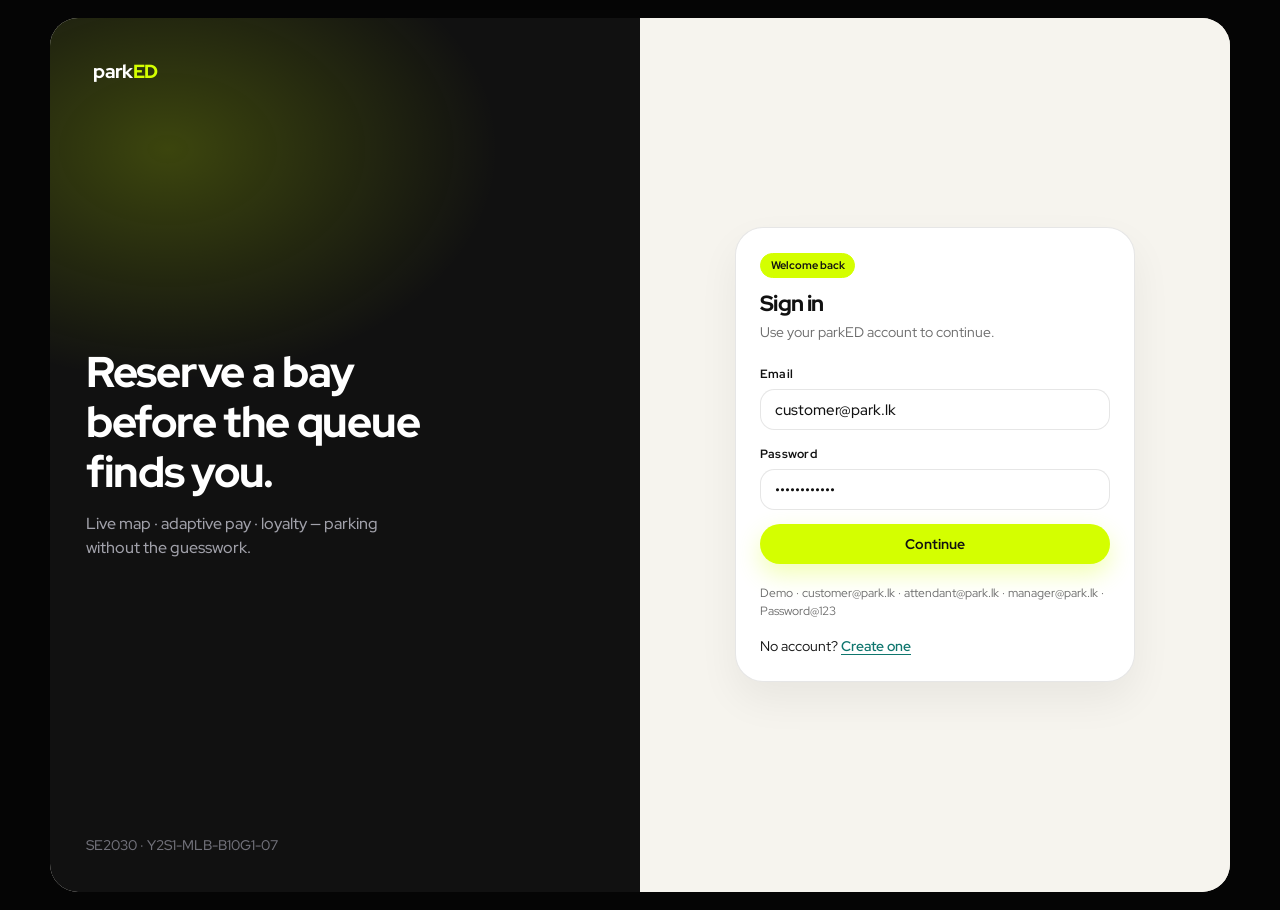
<file: src/main/webapp/login.html>
<!doctype html>
<html lang="en">
  <head>
    <meta charset="UTF-8" />
    <meta name="viewport" content="width=device-width, initial-scale=1" />
    <title>Sign in @ parkED</title>
    <link rel="stylesheet" href="css/app.css?v=9" />
    <script src="js/loader.js?v=9"></script>
  </head>
  <body>
    <div class="auth-page">
      <aside class="auth-aside" data-reveal>
        <div class="brand" style="color: #fff">
          park<em style="color: #d4ff00">ED</em>
        </div>
        <div>
          <h1>Reserve a bay before the queue finds you.</h1>
          <p>
            Live map · adaptive pay · loyalty — parking without the guesswork.
          </p>
        </div>
        <p class="text-sm" style="color: #71717a">SE2030 · Y2S1-MLB-B10G1-07</p>
      </aside>

      <main class="auth-main">
        <div class="auth-box" data-reveal>
          <div class="badge badge-ok" style="margin-bottom: 0.85rem">
            Welcome back
          </div>
          <h2>Sign in</h2>
          <p class="sub text-muted text-sm">
            Use your parkED account to continue.
          </p>
          <div id="msg" hidden></div>

          <div class="field">
            <label for="email">Email</label>
            <input
              id="email"
              type="email"
              value="customer@park.lk"
              autocomplete="username"
            />
          </div>
          <div class="field">
            <label for="password">Password</label>
            <input
              id="password"
              type="password"
              value="Password@123"
              autocomplete="current-password"
            />
          </div>

          <button class="btn btn-accent btn-block" id="btnLogin">
            Continue
          </button>

          <p class="text-xs" style="margin-top: 1.25rem">
            Demo · customer@park.lk · attendant@park.lk · manager@park.lk ·
            Password@123
          </p>
          <p class="text-sm" style="margin-top: 1rem">
            No account? <a class="link" href="register.html">Create one</a>
          </p>
        </div>
      </main>
    </div>

    <script src="js/api.js?v=11"></script>
    <script>
      qs("#btnLogin").onclick = async () => {
        try {
          const u = await API.post("/api/auth/login", {
            email: qs("#email").value,
            password: qs("#password").value,
          });
          const routes = {
            CUSTOMER: "customer.html",
            ATTENDANT: "attendant.html",
            MANAGER: "manager.html",
            ADMIN: "manager.html",
          };
          window.location.href = routes[u.role] || "customer.html";
        } catch (e) {
          showMsg(qs("#msg"), e.message, false);
        }
      };
    </script>
  </body>
</html>
</file>
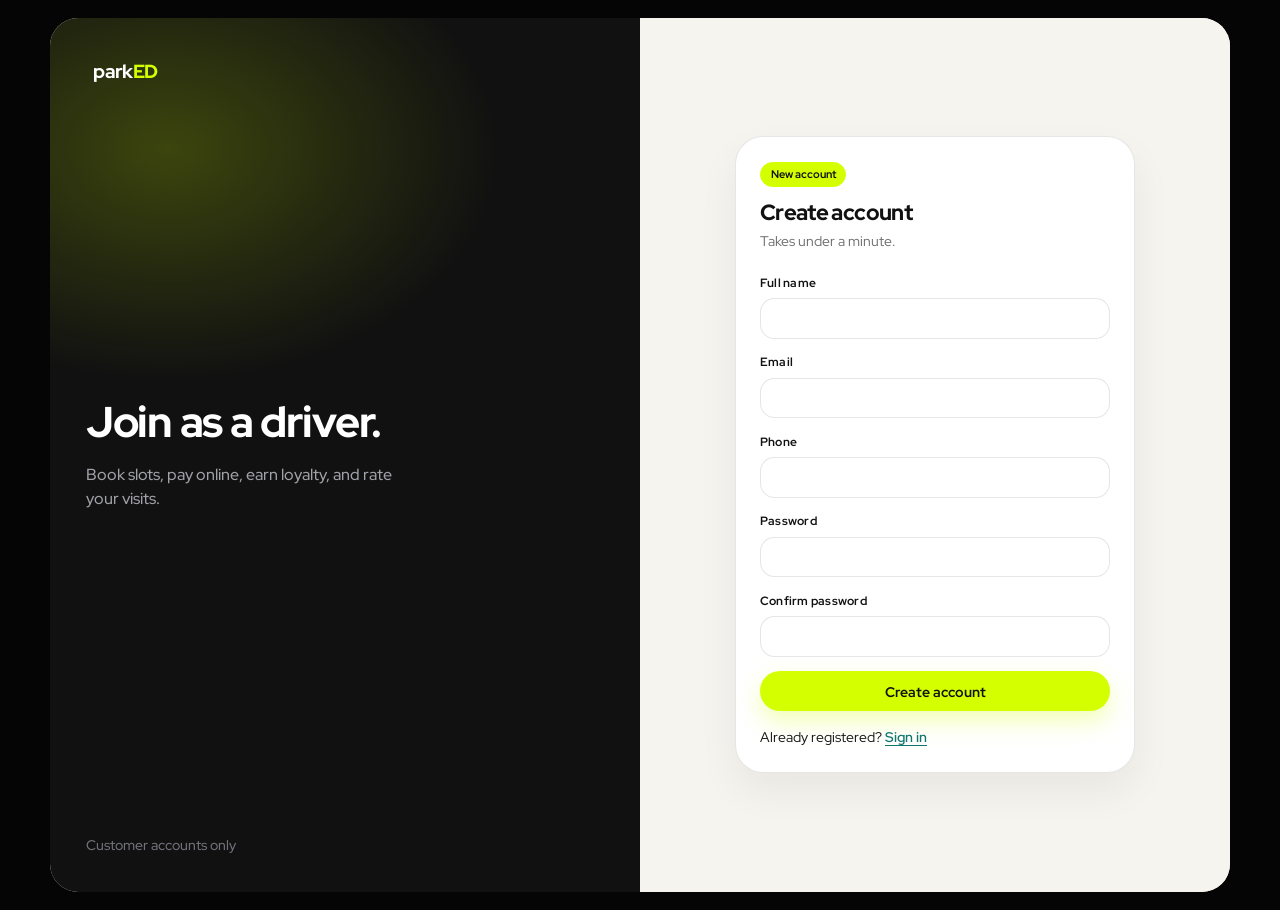
<file: src/main/webapp/register.html>
<!doctype html>
<html lang="en">
  <head>
    <meta charset="UTF-8" />
    <meta name="viewport" content="width=device-width, initial-scale=1" />
    <title>Register @ parkED</title>
    <link rel="stylesheet" href="css/app.css?v=9" />
    <script src="js/loader.js?v=9"></script>
  </head>
  <body>
    <div class="auth-page">
      <aside class="auth-aside" data-reveal>
        <div class="brand" style="color: #fff">
          park<em style="color: #d4ff00">ED</em>
        </div>
        <div>
          <h1>Join as a driver.</h1>
          <p>Book slots, pay online, earn loyalty, and rate your visits.</p>
        </div>
        <p class="text-sm" style="color: #71717a">Customer accounts only</p>
      </aside>

      <main class="auth-main">
        <div class="auth-box" data-reveal>
          <div class="badge badge-ok" style="margin-bottom: 0.85rem">
            New account
          </div>
          <h2>Create account</h2>
          <p class="sub text-muted text-sm">Takes under a minute.</p>
          <div id="msg" hidden></div>

          <div class="field">
            <label for="fullName">Full name</label>
            <input id="fullName" />
          </div>
          <div class="field">
            <label for="email">Email</label>
            <input id="email" type="email" />
          </div>
          <div class="field">
            <label for="phone">Phone</label>
            <input id="phone" />
          </div>
          <div class="field">
            <label for="password">Password</label>
            <input id="password" type="password" />
          </div>
          <div class="field">
            <label for="confirm">Confirm password</label>
            <input id="confirm" type="password" />
          </div>

          <button class="btn btn-accent btn-block" id="btnReg">
            Create account
          </button>
          <p class="text-sm" style="margin-top: 1rem">
            Already registered? <a class="link" href="login.html">Sign in</a>
          </p>
        </div>
      </main>
    </div>

    <script src="js/api.js?v=11"></script>
    <script>
      qs("#btnReg").onclick = async () => {
        try {
          await API.post("/api/auth/register", {
            fullName: qs("#fullName").value,
            email: qs("#email").value,
            phone: qs("#phone").value,
            password: qs("#password").value,
            confirmPassword: qs("#confirm").value,
          });
          showMsg(qs("#msg"), "Account created — you can sign in now.", true);
          setTimeout(() => (window.location.href = "login.html"), 900);
        } catch (e) {
          showMsg(qs("#msg"), e.message, false);
        }
      };
    </script>
  </body>
</html>
</file>
<file: src/main/webapp/css/app.css>
@import url("https://fonts.googleapis.com/css2?family=Red+Hat+Display:wght@400;500;600;700;800&display=swap");

:root {
  /* Change a colour here and every button that uses it updates. */
  --bg: #050505;          /* black edge around every portal page */
  --shell: #eceae4;       /* cream background of customer, manager, attendant */
  --shell-2: #f6f4ee;     /* lighter cream behind login and register cards */
  --card: #ffffff;        /* white cards inside a portal */
  --card-dark: #171717;   /* dark cards (ratings, revenue highlight) */
  --ink: #111111;         /* main text and black buttons (Sign out) */
  --muted: #6b6b6b;       /* grey helper text */
  --border: rgba(17, 17, 17, 0.1); /* card and input borders */
  --lime: #d4ff00;        /* lime buttons: Continue, Create, Book, Save, Pay */
  --green: #22c55e;       /* success green, available legend dot */
  --red: #ef4444;         /* Delete confirm and reserved legend dot */
  --orange: #f97316;      /* warning buttons and occupied legend dot */
  --slate: #94a3b8;       /* maintenance legend dot */
  --radius: 1.25rem;
  --radius-xl: 1.75rem;
  --radius-pill: 999px;
  --shadow: 0 18px 40px rgba(0, 0, 0, 0.06);
  --font: "Red Hat Display", system-ui, sans-serif;

  --background: var(--shell-2);
  --foreground: var(--ink);
  --muted-foreground: var(--muted);
  --primary: var(--ink);
  --primary-foreground: #fff;
  --secondary: #e8e6e0;
  --secondary-foreground: var(--ink);
  --accent: var(--lime);
  --accent-foreground: #111;
  --destructive: var(--red);
  --success: var(--green);
  --warning: var(--orange);
  --font-sans: var(--font);
  --font-display: var(--font);
}

* { box-sizing: border-box; margin: 0; padding: 0; }
html { scroll-behavior: smooth; }

/* Black page behind the cream portal shell. */
body {
  font-family: var(--font);
  background: var(--bg);
  color: var(--ink);
  min-height: 100vh;
  line-height: 1.5;
  -webkit-font-smoothing: antialiased;
  overflow-x: hidden;
  padding: clamp(0.65rem, 1.8vw, 1.1rem);
}

body::before,
body::after { display: none !important; }

a { color: inherit; text-decoration: none; }
/* Teal text links inside a portal. */
a.link { color: #0f766e; text-decoration: underline; text-underline-offset: 3px; font-weight: 600; }

h1, h2, h3, .display {
  font-family: var(--font);
  font-weight: 700;
  letter-spacing: -0.03em;
  line-height: 1.15;
}
h1 { font-size: clamp(1.8rem, 4vw, 2.4rem); }
h2 { font-size: 1.35rem; }
h3 { font-size: 1.05rem; }

/* Grey helper text. */
.text-muted { color: var(--muted); }
.text-sm { font-size: 0.875rem; }
.text-xs { font-size: 0.75rem; color: var(--muted); }
.muted { color: var(--muted); }

/* Portal pages: larger type */
.shell,
.staff-shell {
  font-size: 1.2rem;
}
.shell h2,
.staff-shell h2,
.shell .card-title,
.staff-shell .card-title {
  font-size: 1.85rem;
}
.shell h3,
.staff-shell h3 {
  font-size: 1.35rem;
}
.shell .text-sm,
.staff-shell .text-sm {
  font-size: 1.1rem;
}
.shell .text-xs,
.staff-shell .text-xs {
  font-size: 1rem;
}
.shell label,
.staff-shell label {
  font-size: 1.05rem;
  margin-bottom: 0.45rem;
}
.shell input,
.shell select,
.shell textarea,
.staff-shell input,
.staff-shell select,
.staff-shell textarea {
  height: 3.15rem;
  font-size: 1.15rem;
  padding: 0 1rem;
}
.shell textarea,
.staff-shell textarea {
  height: auto;
  min-height: 120px;
  padding: 0.9rem 1rem;
}
.shell .btn,
.staff-shell .btn {
  height: 3.1rem;
  font-size: 1.1rem;
  padding: 0 1.25rem;
}
.shell .btn-sm,
.staff-shell .btn-sm {
  height: 2.55rem;
  font-size: 1rem;
  padding: 0 1rem;
}
.shell .side-nav a,
.staff-shell .side-nav a {
  font-size: 1.15rem;
  padding: 0.75rem 0.95rem;
}
.shell .brand,
.staff-shell .brand {
  font-size: 1.55rem;
}
.shell table,
.staff-shell table {
  font-size: 1.1rem;
}
.shell th,
.staff-shell th {
  font-size: 0.95rem;
  padding: 0.85rem 0.7rem;
}
.shell td,
.staff-shell td {
  padding: 0.85rem 0.7rem;
}
.shell .badge,
.staff-shell .badge {
  font-size: 0.95rem;
  padding: 0.3rem 0.75rem;
}
.shell .msg,
.staff-shell .msg,
.shell .alert,
.staff-shell .alert {
  font-size: 1.1rem;
  padding: 1rem 1.1rem;
}
.shell .field,
.staff-shell .field {
  margin-bottom: 1.1rem;
}
/* Date, hour, minute, and AM/PM row on the booking form. */
.time-pick {
  display: grid;
  grid-template-columns: minmax(0, 1.45fr) 0.72fr 0.72fr 0.9fr;
  gap: 0.45rem;
}
/* Past hours and minutes in that booking row. Grey, not selectable. */
.time-pick select option:disabled {
  color: #b5b5b5;
}
/* Number box that has a negative or blocked value. Greyed out. */
.shell input[type="number"]:out-of-range,
.shell input.num-blocked,
.staff-shell input[type="number"]:out-of-range,
.staff-shell input.num-blocked,
.ui-dialog input.num-blocked,
.ui-dialog input[type="number"]:out-of-range {
  background: #e6e4de;
  color: #8d8d8d;
  border-color: #c8c4bc;
}

/* Dark overlay behind a confirm or form dialog. */
.ui-dialog-back {
  position: fixed;
  inset: 0;
  z-index: 80;
  display: flex;
  align-items: center;
  justify-content: center;
  padding: 1.25rem;
  background: rgba(5, 5, 5, 0.55);
}
/* White dialog card: Delete slot, Edit multiplier, reschedule, reviews. */
.ui-dialog {
  width: min(460px, 100%);
  background: #fff;
  color: #111;
  border-radius: 1.5rem;
  padding: 1.45rem 1.4rem 1.2rem;
  box-shadow: 0 24px 60px rgba(0, 0, 0, 0.28);
  font-size: 1.15rem;
}
.ui-dialog h3 {
  font-size: 1.45rem;
  font-weight: 800;
  margin-bottom: 0.35rem;
}
/* Grey sentence inside that dialog. */
.ui-dialog > p {
  color: #6b6b6b;
  margin-bottom: 1rem;
  font-weight: 500;
}
.ui-dialog label { font-size: 0.95rem; }
.ui-dialog input,
.ui-dialog textarea,
.ui-dialog select {
  font-size: 1.05rem;
  height: 2.85rem;
}
.ui-dialog textarea { height: auto; min-height: 6.5rem; }
/* Red error line inside a dialog. */
.ui-dialog-err {
  background: #fef2f2;
  border: 1px solid #fecaca;
  color: #991b1b;
  border-radius: 0.9rem;
  padding: 0.7rem 0.85rem;
  font-size: 0.95rem;
  font-weight: 600;
  margin-bottom: 0.85rem;
}
/* Cancel and confirm buttons at the bottom of a dialog. */
.ui-dialog-actions {
  display: flex;
  justify-content: flex-end;
  gap: 0.65rem;
  margin-top: 0.35rem;
}
.ui-dialog-actions .btn { height: 2.7rem; font-size: 1rem; padding: 0 1.2rem; }

/* —— Loader —— */
/* Hide the page until the splash finishes. */
html.pf-loading body > *:not(#pf-loader) { visibility: hidden; }

/* Full-screen black splash while a page loads. */
#pf-loader {
  position: fixed;
  inset: 0;
  z-index: 9999;
  display: flex;
  align-items: center;
  justify-content: center;
  background: #050505;
  color: #fafafa;
  transition: opacity 0.65s ease, visibility 0.65s ease;
}
#pf-loader.pf-loader-out {
  opacity: 0;
  visibility: hidden;
  pointer-events: none;
}
.pf-loader-inner { text-align: center; animation: loader-rise 0.75s ease both; }
.pf-loader-brand {
  font-family: var(--font);
  font-size: clamp(2.2rem, 5vw, 3rem);
  font-weight: 800;
  letter-spacing: -0.04em;
}
/* Lime "ED" in the splash wordmark. */
.pf-loader-brand em {
  font-style: normal;
  color: var(--lime);
}
.pf-loader-bar {
  width: 150px;
  height: 3px;
  margin: 1.4rem auto 0.9rem;
  background: rgba(255,255,255,0.12);
  border-radius: var(--radius-pill);
  overflow: hidden;
}
/* Lime bar that sweeps across the splash. */
.pf-loader-bar span {
  display: block;
  height: 100%;
  width: 42%;
  background: linear-gradient(90deg, transparent, var(--lime), #fff, var(--lime), transparent);
  animation: loader-scan 1.05s ease-in-out infinite;
}
.pf-loader-hint {
  font-size: 0.72rem;
  letter-spacing: 0.18em;
  text-transform: uppercase;
  color: #a1a1aa;
  font-weight: 600;
}
@keyframes loader-rise {
  from { opacity: 0; transform: translateY(14px); }
  to { opacity: 1; transform: none; }
}
@keyframes loader-scan {
  0% { transform: translateX(-130%); }
  100% { transform: translateX(320%); }
}

[data-reveal] {
  opacity: 0;
  transform: translateY(16px);
  transition: opacity 0.65s cubic-bezier(0.22, 1, 0.36, 1), transform 0.65s cubic-bezier(0.22, 1, 0.36, 1);
  transition-delay: var(--reveal-delay, 0ms);
}
[data-reveal].is-revealed,
html.pf-ready [data-reveal] {
  opacity: 1;
  transform: none;
}

/* —— App frame —— */
.shell,
.staff-shell {
  max-width: min(1680px, 100%);
  width: 100%;
}

.auth-page {
  max-width: 1180px;
}

/* Customer portal: sidebar on the left, page on the right. */
.shell {
  display: grid;
  grid-template-columns: 240px 1fr;
  min-height: calc(100vh - 1.6rem);
  background: var(--shell);
  border-radius: var(--radius-xl);
  overflow: hidden;
  margin: 0 auto;
}
@media (max-width: 900px) {
  .shell { grid-template-columns: 1fr; }
  .side-nav { display: flex; flex-wrap: wrap; gap: 0.35rem; }
  .side-nav a {
    flex: 0 0 auto;
    width: auto;
    border-radius: var(--radius-pill);
    padding: 0.45rem 0.85rem;
  }
}

/* Left sidebar on the customer portal. */
.sidebar {
  background: rgba(255,255,255,0.55);
  border-right: 1px solid var(--border);
  padding: 1.25rem 1rem;
  display: flex;
  flex-direction: column;
  gap: 1.4rem;
}

/* parkED name at the top of the customer sidebar. */
.brand {
  font-weight: 800;
  font-size: 1.2rem;
  letter-spacing: -0.03em;
  padding: 0.2rem 0.45rem;
}
/* Teal "ED" in that sidebar name. */
.brand em {
  font-style: normal;
  color: #0f766e;
}

.side-nav {
  display: flex;
  flex-direction: column;
  gap: 0.25rem;
  flex: 1;
}
/* Sidebar links: Book, Map, Pay, Loyalty, and the rest. Grey until selected. */
.side-nav a,
.side-nav button.nav-item {
  display: flex;
  align-items: center;
  gap: 0.55rem;
  padding: 0.65rem 0.85rem;
  border-radius: 0.9rem;
  border: 0;
  background: transparent;
  color: var(--muted);
  font: inherit;
  font-size: 0.92rem;
  font-weight: 600;
  cursor: pointer;
  text-align: left;
  width: 100%;
  transition: 0.18s ease;
}
.side-nav a:hover,
.side-nav button.nav-item:hover {
  background: #fff;
  color: var(--ink);
}
/* Black pill — the sidebar link that is selected. */
.side-nav a.active,
.side-nav button.nav-item.active {
  background: var(--ink);
  color: #fff;
}

/* Sign out row at the bottom of the sidebar. */
.side-foot {
  border-top: 1px solid var(--border);
  padding-top: 1rem;
  display: flex;
  flex-direction: column;
  gap: 0.55rem;
}

.main {
  padding: 1.4rem 1.4rem 2.5rem;
  max-width: none;
  width: 100%;
}

/* One cream shell so topbar + content share the same width */
.staff-shell {
  display: flex;
  flex-direction: column;
  min-height: calc(100vh - 1.6rem);
  margin: 0 auto;
  background: var(--shell);
  border-radius: var(--radius-xl);
  overflow: hidden;
  width: 100%;
}

/* Manager and attendant top bar: name on the left, Sign out on the right. */
.staff-shell .top-simple {
  display: flex;
  align-items: center;
  justify-content: space-between;
  gap: 1rem;
  flex-shrink: 0;
  width: 100%;
  max-width: none;
  margin: 0;
  padding: 1rem 1.4rem;
  background: rgba(255,255,255,0.55);
  border-bottom: 1px solid var(--border);
  border-radius: 0;
}

.staff-shell .staff-main {
  flex: 1;
  width: 100%;
  max-width: none;
  padding: 1.4rem 1.4rem 2.5rem;
  box-sizing: border-box;
}

/* Attendant check-in card, centred on the page. */
.staff-main.gate {
  display: flex;
  justify-content: center;
  align-items: flex-start;
}
.staff-main.gate > .card {
  width: min(520px, 100%);
}

/* Cream page used by a few standalone screens. */
.wrap {
  margin: 0 auto;
  padding: 1.25rem 1.25rem 2.5rem;
  background: var(--shell);
  border-radius: var(--radius-xl);
  min-height: calc(100vh - 1.6rem);
  max-width: 1280px;
}

/* —— Buttons —— */
/* Pick the class on the button in the HTML, then change background/color below. */
.btn {
  display: inline-flex;
  align-items: center;
  justify-content: center;
  gap: 0.4rem;
  height: 2.5rem;
  padding: 0 1.1rem;
  border-radius: var(--radius-pill);
  border: 1px solid transparent;
  font: inherit;
  font-size: 0.9rem;
  font-weight: 700;
  cursor: pointer;
  transition: transform 0.15s, box-shadow 0.2s, background 0.2s, opacity 0.2s;
  white-space: nowrap;
}
.btn:active { transform: scale(0.98); }
.btn:disabled { opacity: 0.5; cursor: not-allowed; }
.btn:hover { box-shadow: 0 10px 24px rgba(0,0,0,0.08); }

/* Black buttons (Sign out, primary actions) */
.btn-primary {
  background: var(--ink);
  color: #fff;
}
.btn-primary:hover { background: #222; }

/* Lime buttons: Continue, Create slot, Book, Save, Generate report */
.btn-accent,
.btn.accent {
  background: var(--lime);
  color: #111;
  box-shadow: 0 10px 24px rgba(212, 255, 0, 0.3);
}
.btn-accent:hover { filter: brightness(0.98); }

/* White buttons with a border (Add floor, Update slot) */
.btn-secondary,
.btn.secondary {
  background: #fff;
  color: var(--ink);
  border-color: var(--border);
}
/* Outline buttons (Delete, Edit, Refresh, Cancel) */
.btn-outline {
  background: transparent;
  border-color: var(--border);
  color: var(--ink);
}
.btn-outline:hover { background: #fff; }
/* Ghost text buttons: small links that are not filled. */
.btn-ghost,
.btn.linkish,
button.linkish {
  background: transparent;
  border: 0;
  color: var(--muted);
  height: auto;
  padding: 0.35rem 0.55rem;
  font: inherit;
  font-weight: 600;
  cursor: pointer;
  border-radius: var(--radius-pill);
}
.btn-ghost:hover,
button.linkish:hover { color: var(--ink); background: #fff; }
/* Red confirm button inside the delete dialog */
.btn-destructive,
.btn.danger { background: var(--red); color: #fff; }
/* Orange warning button */
.btn-warn,
.btn.warn { background: var(--orange); color: #fff; }
.btn-block { width: 100%; }
.btn-sm { height: 2.1rem; padding: 0 0.85rem; font-size: 0.8rem; }

/* —— Cards —— */
/* White card that holds a form or a table. */
.card,
.panel {
  background: var(--card);
  color: var(--ink);
  border: 1px solid var(--border);
  border-radius: var(--radius-xl);
  box-shadow: var(--shadow);
  padding: 1.25rem 1.3rem;
  margin-bottom: 1rem;
}
/* Dark card: ratings and the highlighted revenue number. */
.card.dark,
.panel.dark {
  background: var(--card-dark);
  color: #f5f5f5;
  border-color: transparent;
}
.card-header {
  margin-bottom: 1rem;
  padding-bottom: 0.85rem;
  border-bottom: 1px solid var(--border);
}
.card.dark .card-header { border-bottom-color: rgba(255,255,255,0.08); }
.card-header p { margin-top: 0.35rem; }
.card-title { font-size: 1.15rem; font-weight: 800; }

.page-title { margin-bottom: 1.25rem; }
.page-title p { margin-top: 0.35rem; }

/* —— Forms —— */
/* One labelled input on a portal form. */
.field { margin-bottom: 0.9rem; }
label {
  display: block;
  font-size: 0.78rem;
  font-weight: 700;
  color: var(--ink);
  margin-bottom: 0.35rem;
  letter-spacing: 0.02em;
}
/* Text boxes, dropdowns, and text areas on portal forms. */
input, select, textarea {
  width: 100%;
  height: 2.55rem;
  padding: 0 0.9rem;
  border-radius: 0.9rem;
  border: 1px solid var(--border);
  background: #fff;
  color: var(--ink);
  font: inherit;
  font-size: 0.92rem;
  font-weight: 500;
  outline: none;
  transition: border-color 0.15s, box-shadow 0.15s;
}
textarea {
  height: auto;
  min-height: 96px;
  padding: 0.75rem 0.9rem;
  resize: vertical;
}
/* Lime ring around the input you are typing in. */
input:focus, select:focus, textarea:focus {
  border-color: #111;
  box-shadow: 0 0 0 3px rgba(212, 255, 0, 0.35);
}

/* —— Alerts / badges —— */
/* Message strip under a form. */
.msg, .alert {
  padding: 0.8rem 0.95rem;
  border-radius: 0.9rem;
  font-size: 0.875rem;
  font-weight: 600;
  margin-bottom: 0.9rem;
  border: 1px solid transparent;
}
/* Red error strip, including the login server-error line. */
.msg.err, .alert-destructive {
  background: #fef2f2;
  border-color: #fecaca;
  color: #991b1b;
}
/* Green success strip. */
.msg.ok, .alert-success {
  background: #ecfdf5;
  border-color: #a7f3d0;
  color: #065f46;
}

.badge {
  display: inline-flex;
  align-items: center;
  border-radius: var(--radius-pill);
  padding: 0.2rem 0.6rem;
  font-size: 0.7rem;
  font-weight: 700;
  border: 1px solid var(--border);
  background: #fff;
  color: var(--ink);
}
.badge-ok { background: #d4ff00; border-color: #d4ff00; }          /* lime pill: signed-in role, open status */
.badge-warn { background: #ffedd5; border-color: #fed7aa; color: #9a3412; } /* orange pill: warning status */
.badge-danger { background: #fee2e2; border-color: #fecaca; color: #991b1b; } /* red pill: failed or closed status */
.badge-muted { background: #e8e6e0; color: var(--muted); }       /* grey pill */

/* —— Table —— */
.table-wrap { overflow-x: auto; }
table { width: 100%; border-collapse: collapse; font-size: 0.875rem; }
th {
  text-align: left;
  font-weight: 700;
  color: var(--muted);
  font-size: 0.72rem;
  text-transform: uppercase;
  letter-spacing: 0.06em;
  padding: 0.7rem 0.5rem;
  border-bottom: 1px solid var(--border);
}
td {
  padding: 0.8rem 0.5rem;
  border-bottom: 1px solid var(--border);
  vertical-align: middle;
  font-weight: 500;
}
tr:last-child td { border-bottom: 0; }

.grid-2 {
  display: grid;
  grid-template-columns: 1.15fr 0.85fr;
  gap: 1rem;
}
@media (max-width: 800px) { .grid-2 { grid-template-columns: 1fr; } }

/* Customer inquiries — full-width layout + thread */
.inq-page {
  width: 100%;
  max-width: none;
}
.inq-table-wrap {
  margin-bottom: 1.25rem;
}
.inq-split {
  display: grid;
  grid-template-columns: minmax(260px, 340px) 1fr;
  gap: 1.25rem;
  align-items: stretch;
}
@media (max-width: 900px) {
  .inq-split { grid-template-columns: 1fr; }
}
.inq-panel {
  background: #faf9f6;
  border: 1px solid var(--border);
  border-radius: 1rem;
  padding: 1.1rem 1.15rem;
}
.inq-panel-title {
  margin: 0 0 0.85rem;
  font-size: 1rem;
  font-weight: 700;
}
.inq-thread-panel {
  min-height: 280px;
  display: flex;
  flex-direction: column;
}
.inq-thread {
  flex: 1;
  display: flex;
  flex-direction: column;
  gap: 0.75rem;
  max-height: min(420px, 50vh);
  overflow-y: auto;
  padding: 0.25rem 0;
}
.inq-msg {
  max-width: 92%;
  padding: 0.65rem 0.85rem;
  border-radius: 0.85rem;
  font-size: 0.9rem;
  line-height: 1.45;
}
/* Your own message in an inquiry thread. Black bubble. */
.inq-msg.you {
  align-self: flex-end;
  background: #1a1a1a;
  color: #fff;
}
/* Staff reply in an inquiry thread. White bubble. */
.inq-msg.staff {
  align-self: flex-start;
  background: #fff;
  border: 1px solid var(--border);
}
.inq-msg-meta {
  display: block;
  font-size: 0.72rem;
  opacity: 0.75;
  margin-bottom: 0.25rem;
  font-weight: 600;
}
/* Row of the inquiry you have open. Light green. */
tr.inq-row-active td {
  background: #f0fde0;
}
.stack { display: flex; flex-direction: column; gap: 0.75rem; }
.row { display: flex; gap: 0.6rem; flex-wrap: wrap; align-items: center; }
.spacer { flex: 1; }

/* —— Slot map (customer) —— */
/* Small colour key above an older slot grid. */
.legend {
  display: flex;
  gap: 0.85rem;
  flex-wrap: wrap;
  margin: 0.75rem 0 1rem;
  font-size: 0.8rem;
  color: var(--muted);
  font-weight: 600;
}
.legend i {
  display: inline-block;
  width: 10px;
  height: 10px;
  border-radius: 999px;
  margin-right: 0.3rem;
  vertical-align: middle;
}
.legend .a { background: var(--green); } /* available dot */
.legend .r { background: var(--red); }    /* reserved dot */
.legend .o { background: var(--orange); } /* occupied dot */
.legend .m { background: var(--slate); }  /* maintenance dot */

.floor-block { margin-bottom: 1.25rem; }
.floor-block h3 {
  font-size: 0.72rem;
  text-transform: uppercase;
  letter-spacing: 0.08em;
  color: var(--muted);
  margin-bottom: 0.55rem;
  font-weight: 700;
}

.slot-grid {
  display: grid;
  grid-template-columns: repeat(3, minmax(0, 1fr));
  gap: 0.55rem;
}
.slot {
  border-radius: 1rem;
  padding: 0.85rem 0.5rem;
  text-align: center;
  cursor: pointer;
  border: 0;
  font-size: 0.8rem;
  font-weight: 700;
  transition: transform 0.2s, box-shadow 0.2s;
}
.slot strong { display: block; font-size: 0.95rem; margin-bottom: 0.15rem; }
.slot:hover { transform: translateY(-2px); box-shadow: 0 12px 24px rgba(0,0,0,0.08); }
.slot.selected { outline: 3px solid var(--lime); outline-offset: 2px; } /* lime outline on the bay you picked */
.slot-available { background: linear-gradient(165deg, #d9f99d, #bbf7d0); color: #14532d; } /* available bay */
.slot-reserved { background: linear-gradient(165deg, #fecaca, #fda4af); color: #7f1d1d; } /* reserved bay */
.slot-occupied { background: linear-gradient(165deg, #fed7aa, #fdba74); color: #7c2d12; } /* occupied bay */
.slot-maintenance { background: linear-gradient(165deg, #e2e8f0, #cbd5e1); color: #334155; cursor: not-allowed; } /* maintenance bay */

/* Result panels — replace console/JSON dumps */
/* Quote, receipt, and report box under a form. */
.result-panel {
  background: #fff;
  border: 1px solid var(--border);
  border-radius: var(--radius);
  padding: 1.15rem 1.25rem;
  margin-top: 0.75rem;
}
.result-panel-title {
  font-size: 1.2rem;
  font-weight: 800;
  margin-bottom: 0.85rem;
}
.result-empty {
  color: var(--muted);
  font-weight: 600;
  font-size: 1.05rem;
}
.result-stats {
  display: grid;
  grid-template-columns: repeat(3, minmax(0, 1fr));
  gap: 0.65rem;
  margin-bottom: 1rem;
}
@media (max-width: 700px) {
  .result-stats { grid-template-columns: 1fr; }
}
/* Cream number tile inside a report. */
.result-stat {
  background: #f6f4ee;
  border-radius: 0.95rem;
  padding: 0.85rem 0.95rem;
}
.result-stat span {
  display: block;
  font-size: 0.95rem;
  color: var(--muted);
  font-weight: 650;
}
.result-stat strong {
  display: block;
  font-size: 1.55rem;
  font-weight: 800;
  margin-top: 0.25rem;
  letter-spacing: -0.02em;
}
/* Black tile with the lime total in a report. */
.result-stat.accent {
  background: #111;
  color: #fafafa;
}
.result-stat.accent span { color: #a1a1aa; }
.result-stat.accent strong { color: var(--lime); }
.result-lines {
  list-style: none;
  margin: 0;
  padding: 0;
}
.result-lines li {
  display: flex;
  justify-content: space-between;
  align-items: flex-start;
  gap: 1rem;
  padding: 0.7rem 0;
  border-bottom: 1px solid var(--border);
  font-size: 1.05rem;
  font-weight: 550;
}
.result-lines li:last-child { border-bottom: 0; }
.result-lines .muted { font-weight: 600; }
.result-kv {
  display: grid;
  gap: 0.55rem;
}
.result-kv .kv-row {
  display: flex;
  justify-content: space-between;
  gap: 1rem;
  padding: 0.55rem 0.75rem;
  background: #f6f4ee;
  border-radius: 0.75rem;
  font-size: 1.05rem;
}
.result-kv .kv-row span { color: var(--muted); font-weight: 650; }
.result-kv .kv-row strong { font-weight: 800; }

/* legacy class kept as alias so old markup still looks like a panel */
pre.quote {
  display: none;
}

/* —— Auth —— */
/* Login and register page: dark panel on the left, form on the right. */
.auth-page {
  display: grid;
  grid-template-columns: 1fr 1fr;
  min-height: calc(100vh - 1.6rem);
  max-width: 1180px;
  margin: 0 auto;
  background: var(--shell);
  border-radius: var(--radius-xl);
  overflow: hidden;
}
@media (max-width: 860px) {
  .auth-page { grid-template-columns: 1fr; }
  .auth-aside { display: none; }
}
/* Dark left panel on login and register. */
.auth-aside {
  padding: 2.25rem;
  background:
    radial-gradient(600px 420px at 20% 15%, rgba(212,255,0,0.22), transparent 55%),
    #111;
  color: #fafafa;
  display: flex;
  flex-direction: column;
  justify-content: space-between;
  position: relative;
  overflow: hidden;
}
.auth-aside h1 {
  font-size: clamp(2rem, 3.4vw, 2.7rem);
  max-width: 12ch;
  color: #fff;
  font-weight: 800;
}
.auth-aside p { color: #a1a1aa; max-width: 30ch; margin-top: 1rem; font-weight: 500; }
.auth-main {
  display: flex;
  align-items: center;
  justify-content: center;
  padding: 2rem 1.5rem;
  background: var(--shell-2);
}
/* White login or register card. */
.auth-box {
  width: 100%;
  max-width: 400px;
  background: #fff;
  border-radius: var(--radius-xl);
  padding: 1.5rem;
  border: 1px solid var(--border);
  box-shadow: var(--shadow);
}
.auth-box h2 { margin-bottom: 0.35rem; font-weight: 800; }
.auth-box .sub { margin-bottom: 1.35rem; }
.auth-card { max-width: 420px; margin: 3rem auto; }

html.pf-ready .main > .card,
html.pf-ready .main > .panel,
html.pf-ready .auth-box,
html.pf-ready .wrap > .card,
html.pf-ready .staff-main > .card {
  animation: fade-up 0.5s cubic-bezier(0.22, 1, 0.36, 1) both;
}
@keyframes fade-up {
  from { opacity: 0; transform: translateY(10px); }
  to { opacity: 1; transform: none; }
}

/* landing body should not get black padding twice */
/* Home page body. The cream sheet sits on this black background. */
body.landing {
  padding: 0;
  background: #050505;
}
</file>
